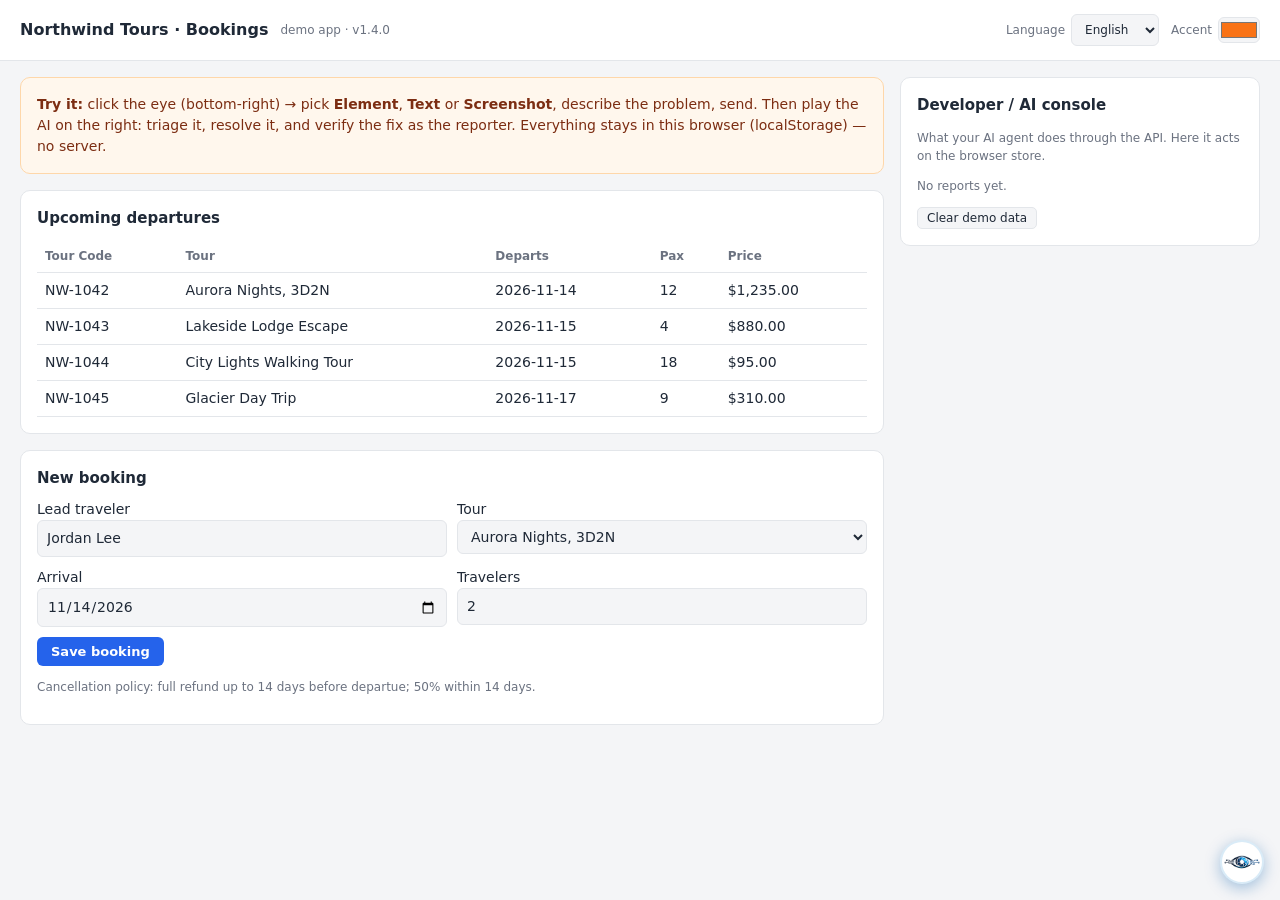
<file: core/demo/index.html>
<!doctype html>
<html lang="en">
<head>
<meta charset="utf-8">
<meta name="viewport" content="width=device-width, initial-scale=1">
<title>Eye for AI — live demo</title>
<link rel="stylesheet" href="../eye-for-ai.css">
<style>
    :root { --bg: #f4f5f7; --card: #fff; --line: #e3e6ea; --ink: #1f2937; --soft: #6b7280; }
    @media (prefers-color-scheme: dark) { :root { --bg: #15181c; --card: #1f2329; --line: #30353d; --ink: #e5e7eb; --soft: #9ca3af; } }
    * { box-sizing: border-box; }
    body { margin: 0; background: var(--bg); color: var(--ink); font: 14px/1.5 system-ui, -apple-system, "Segoe UI", sans-serif; }
    header { display: flex; align-items: center; gap: 12px; padding: 14px 20px; background: var(--card); border-bottom: 1px solid var(--line); flex-wrap: wrap; }
    header h1 { font-size: 16px; margin: 0; }
    header .sp { flex: 1; }
    header label { color: var(--soft); font-size: 12px; display: inline-flex; gap: 6px; align-items: center; }
    main { display: grid; grid-template-columns: minmax(0, 1fr) 360px; gap: 16px; padding: 16px 20px; max-width: 1280px; margin: 0 auto; }
    .card { background: var(--card); border: 1px solid var(--line); border-radius: 10px; padding: 16px; margin-bottom: 16px; }
    .card h2 { margin: 0 0 10px; font-size: 15px; }
    table { width: 100%; border-collapse: collapse; }
    th, td { text-align: left; padding: 7px 8px; border-bottom: 1px solid var(--line); }
    th { color: var(--soft); font-weight: 600; font-size: 12px; }
    .price { font-variant-numeric: tabular-nums; }
    form { display: grid; grid-template-columns: 1fr 1fr; gap: 10px; }
    input, select { width: 100%; padding: 7px 9px; border: 1px solid var(--line); border-radius: 6px; background: var(--bg); color: var(--ink); font: inherit; }
    .btn { padding: 7px 14px; border: 0; border-radius: 6px; background: #2563eb; color: #fff; font: 600 13px system-ui; cursor: pointer; }
    .muted { color: var(--soft); font-size: 12px; }
    .console .row { border-bottom: 1px solid var(--line); padding: 8px 0; display: grid; gap: 4px; }
    .console .row:last-child { border-bottom: 0; }
    .console .acts { display: flex; gap: 6px; flex-wrap: wrap; }
    .console button { padding: 3px 9px; border: 1px solid var(--line); border-radius: 5px; background: var(--bg); color: var(--ink); font: 12px system-ui; cursor: pointer; }
    .tip { background: #fff7ed; border-color: #fed7aa; color: #7c2d12; }
    @media (prefers-color-scheme: dark) { .tip { background: #2a1d12; border-color: #7c2d12; color: #fed7aa; } }
    @media (max-width: 900px) { main { grid-template-columns: minmax(0, 1fr); } form { grid-template-columns: 1fr; } }
</style>
</head>
<body>
<header>
    <h1>Northwind Tours · Bookings</h1>
    <span class="muted">demo app · v1.4.0</span>
    <span class="sp"></span>
    <label>Language <select id="lang"><option value="en">English</option><option value="zh-CN">简体中文</option></select></label>
    <label>Accent <input id="accent" type="color" value="#f97316" style="width:42px;padding:0;height:26px"></label>
</header>

<main>
    <div>
        <div class="card tip">
            <b>Try it:</b> click the eye (bottom-right) → pick <b>Element</b>, <b>Text</b> or <b>Screenshot</b>, describe the problem, send.
            Then play the AI on the right: triage it, resolve it, and verify the fix as the reporter.
            Everything stays in this browser (localStorage) — no server.
        </div>

        <div class="card">
            <h2>Upcoming departures</h2>
            <table>
                <thead><tr><th>Tour Code</th><th>Tour</th><th>Departs</th><th>Pax</th><th class="price">Price</th></tr></thead>
                <tbody>
                    <tr><td>NW-1042</td><td>Aurora Nights, 3D2N</td><td>2026-11-14</td><td>12</td><td class="price">$1,235.00</td></tr>
                    <tr><td>NW-1043</td><td>Lakeside Lodge Escape</td><td>2026-11-15</td><td>4</td><td class="price">$880.00</td></tr>
                    <tr><td>NW-1044</td><td>City Lights Walking Tour</td><td>2026-11-15</td><td>18</td><td class="price">$95.00</td></tr>
                    <tr><td>NW-1045</td><td>Glacier Day Trip</td><td>2026-11-17</td><td>9</td><td class="price">$310.00</td></tr>
                </tbody>
            </table>
        </div>

        <div class="card">
            <h2>New booking</h2>
            <form onsubmit="return false">
                <label>Lead traveler<input value="Jordan Lee"></label>
                <label>Tour<select><option>Aurora Nights, 3D2N</option><option>Glacier Day Trip</option></select></label>
                <label>Arrival<input type="date" value="2026-11-14"></label>
                <label>Travelers<input type="number" value="2"></label>
                <div><button class="btn">Save booking</button></div>
            </form>
            <p class="muted">Cancellation policy: full refund up to 14 days before departue; 50% within 14 days.</p>
        </div>
    </div>

    <aside>
        <div class="card console">
            <h2>Developer / AI console</h2>
            <p class="muted">What your AI agent does through the API. Here it acts on the browser store.</p>
            <div id="console"></div>
            <div class="acts" style="margin-top:8px"><button id="reset">Clear demo data</button></div>
        </div>
    </aside>
</main>

<script src="../vendor/html2canvas.min.js" defer></script>
<script src="../eye-for-ai-annotate.js" defer></script>
<script src="../eye-for-ai-capture.js" defer></script>
<script src="../adapters/local.js" defer></script>
<script src="../eye-for-ai.js" defer></script>
<script>
document.addEventListener('DOMContentLoaded', function () {
    var lang = localStorage.getItem('efa-demo-lang') || 'en';
    var accent = localStorage.getItem('efa-demo-accent') || '#f97316';
    document.getElementById('lang').value = lang;
    document.getElementById('accent').value = accent;

    function start() {
        EyeForAI.destroy();
        EyeForAI.init({
            adapter: EyeForAILocal.adapter({ user: { id: 'demo', name: 'Demo user' } }),
            assetsUrl: '../',
            scope: { id: 'bookings', label: 'Bookings', version: '1.4.0' },
            locale: lang,
            theme: { accent: accent },
            onEvent: function () { renderConsole(); }
        });
    }

    function esc(v) { var d = document.createElement('div'); d.textContent = v == null ? '' : v; return d.innerHTML; }

    function renderConsole() {
        var box = document.getElementById('console');
        var items = EyeForAILocal.all().slice().reverse();
        box.innerHTML = items.length ? items.map(function (b) {
            return '<div class="row"><div><b>' + esc(b.key) + '</b> ' + esc(b.priority) + ' · ' + esc(b.title) + '</div>' +
                '<div class="muted">' + esc(b.status) + (b.resolution ? ' · ' + esc(b.resolution) : '') + ' · ' + esc(b.capture_type) + '</div>' +
                '<div class="acts">' +
                (b.status === 'new' ? '<button data-id="' + b.id + '" data-act="triage">Triage</button>' : '') +
                (b.status === 'new' || b.status === 'triaged' ? '<button data-id="' + b.id + '" data-act="work">Start work</button>' : '') +
                (b.status !== 'resolved' && b.status !== 'closed' ? '<button data-id="' + b.id + '" data-act="resolve">Resolve with AI note</button>' : '') +
                '</div></div>';
        }).join('') : '<p class="muted">No reports yet.</p>';
    }

    document.getElementById('console').addEventListener('click', function (e) {
        var btn = e.target.closest('button[data-act]');
        if (!btn) return;
        var id = btn.dataset.id;
        if (btn.dataset.act === 'triage') EyeForAILocal.act(id, { status: 'triaged', note: 'Confirmed on the bookings page.' });
        if (btn.dataset.act === 'work') EyeForAILocal.act(id, { status: 'in_progress' });
        if (btn.dataset.act === 'resolve') EyeForAILocal.act(id, {
            status: 'resolved', resolution: 'fixed', fix_version: '1.4.1',
            ai_analysis: 'The reported element is rendered by the bookings template; the issue reproduces at the captured viewport.',
            ai_solution: 'Patched the template and added a regression check. Please verify on the page.',
            note: 'Fixed in v1.4.1'
        });
        renderConsole();
        EyeForAI.reload();
    });
    document.getElementById('reset').addEventListener('click', function () { EyeForAILocal.clear(); renderConsole(); EyeForAI.reload(); });
    document.getElementById('lang').addEventListener('change', function (e) { lang = e.target.value; localStorage.setItem('efa-demo-lang', lang); start(); });
    document.getElementById('accent').addEventListener('input', function (e) { accent = e.target.value; localStorage.setItem('efa-demo-accent', accent); start(); });

    start();
    renderConsole();
});
</script>
</body>
</html>
</file>
<file: core/eye-for-ai.css>
/* Eye for AI Core 2.0 — widget styles.
   Theme it with custom properties (or EyeForAI.init({ theme: { accent } })):
     --efa-accent      brand colour: tool bar, buttons, focus, highlights
     --efa-bar-bg      tool bar only (defaults to the accent)
     --efa-launch-bg   the disc behind the eye logo
     --efa-offset-x/y  default launcher distance from the bottom-right corner
   Everything else follows light / dark automatically. All classes are prefixed efa-. */

:root {
    --efa-accent: #f97316;
    --efa-on-accent: #fff;
    --efa-accent-bg: rgba(249, 115, 22, .12);
    --efa-bar-shadow: 0 4px 14px rgba(249, 115, 22, .35);
    --efa-focus-ring: 0 0 0 3px rgba(249, 115, 22, .25);
    --efa-launch-bg: #fff;
    --efa-offset-x: 16px;
    --efa-offset-y: 16px;

    --efa-bad: #dc2626;
    --efa-warn: #d97706;
    --efa-info: #2563eb;
    --efa-ok: #16a34a;
    --efa-muted: #6b7280;

    --efa-text: #1f2937;
    --efa-text-strong: #111827;
    --efa-bg-card: #fff;
    --efa-bg-elev: #f6f7f9;
    --efa-border: #d9dde3;
    --efa-border-soft: #eceef1;
    --efa-shadow-sm: 0 1px 3px rgba(0, 0, 0, .15);
    --efa-shadow: 0 6px 24px rgba(0, 0, 0, .14);
    --efa-shadow-strong: 0 12px 40px rgba(0, 0, 0, .22);

    --efa-radius-sm: 5px;
    --efa-radius-md: 8px;
    --efa-radius-lg: 12px;
    --efa-radius-pill: 999px;
    --efa-font-sans: system-ui, -apple-system, "Segoe UI", Roboto, "PingFang SC", "Microsoft YaHei", sans-serif;
    --efa-font-mono: ui-monospace, SFMono-Regular, Menlo, Consolas, monospace;
}
@media (prefers-color-scheme: dark) {
    :root:not([data-efa-theme="light"]) {
        --efa-text: #e5e7eb;
        --efa-text-strong: #f9fafb;
        --efa-bg-card: #1f2329;
        --efa-bg-elev: #282d34;
        --efa-border: #3a4049;
        --efa-border-soft: #30353d;
        --efa-muted: #9ca3af;
        --efa-shadow: 0 6px 24px rgba(0, 0, 0, .5);
        --efa-shadow-strong: 0 12px 40px rgba(0, 0, 0, .6);
    }
}
:root[data-efa-theme="dark"] {
    --efa-text: #e5e7eb;
    --efa-text-strong: #f9fafb;
    --efa-bg-card: #1f2329;
    --efa-bg-elev: #282d34;
    --efa-border: #3a4049;
    --efa-border-soft: #30353d;
    --efa-muted: #9ca3af;
}


.efa-root, .efa-root *, .efa-toast, .efa-marker { box-sizing: border-box; }
.efa-p-P1 { --efa-p: var(--efa-bad); }
.efa-p-P2 { --efa-p: var(--efa-warn); }
.efa-p-P3 { --efa-p: var(--efa-info); }
.efa-p-P4 { --efa-p: var(--efa-muted); }

/* ── Launcher + tool bar (bottom-right by default; draggable) ─────────────── */
.efa-root {
    position: fixed; right: var(--efa-offset-x); bottom: var(--efa-offset-y); z-index: 99990;
    display: flex; flex-direction: column; align-items: flex-end; gap: 8px;
    font-family: var(--efa-font-sans); font-size: 12.5px; color: var(--efa-text);
}
.efa-dock { display: flex; align-items: center; gap: 6px; }
.efa-launch {
    /* The eye logo is dark-on-transparent, so the disc stays light in both themes. */
    position: relative; width: 44px; height: 44px; border-radius: 50%; cursor: pointer;
    display: grid; place-items: center; padding: 0; touch-action: none; user-select: none;
    background: var(--efa-launch-bg); border: 2px solid rgba(0, 120, 200, .15);
    box-shadow: 0 4px 15px rgba(0, 90, 170, .35); transition: transform .15s, box-shadow .15s;
}
.efa-launch:hover, .efa-root.open .efa-launch { transform: scale(1.06); box-shadow: 0 6px 20px rgba(0, 90, 170, .5); border-color: rgba(0, 120, 200, .35); }
.efa-launch img { width: 36px; height: 36px; object-fit: contain; pointer-events: none; }
.efa-root.efa-dragging .efa-launch { cursor: grabbing; transform: scale(1.1); transition: none; }

/* Dragged elsewhere: open toward the roomier side (eye-for-ai.js place()). */
.efa-root.efa-left { align-items: flex-start; }
.efa-root.efa-left .efa-dock { flex-direction: row-reverse; }
.efa-root.efa-top { flex-direction: column-reverse; }
.efa-badge {
    position: absolute; top: -4px; right: -4px; min-width: 17px; height: 17px; padding: 0 4px;
    border-radius: 9px; background: var(--efa-bad); color: #fff; font: 700 10px/17px var(--efa-font-sans); text-align: center;
}
.efa-badge.verify { background: var(--efa-ok); }

.efa-bar {
    display: none; align-items: center; gap: 2px; padding: 3px;
    background: var(--efa-bar-bg, var(--efa-accent)); border: 1px solid rgba(0, 0, 0, .12); border-radius: var(--efa-radius-pill);
    box-shadow: var(--efa-bar-shadow);
}
.efa-root.open .efa-bar { display: flex; }
.efa-scope { padding: 0 8px; font: 700 11px/1 var(--efa-font-mono); color: rgba(255, 255, 255, .85); white-space: nowrap; }
.efa-tool {
    display: inline-flex; align-items: center; gap: 4px; height: 28px; padding: 0 10px; cursor: pointer;
    border: 0; border-radius: var(--efa-radius-pill); background: transparent; color: #fff;
    font: 600 12px/1 var(--efa-font-sans); white-space: nowrap;
}
.efa-tool svg { width: 16px; height: 16px; fill: currentColor; }
.efa-tool:not([data-tool=list]) { width: 30px; padding: 0; justify-content: center; }   /* icon only; name is in the tooltip */
.efa-tool:hover { background: rgba(255, 255, 255, .2); color: #fff; }
.efa-tool.on { background: #fff; color: var(--efa-bar-bg, var(--efa-accent)); }
.efa-tool .efa-n { font: 700 10.5px/1 var(--efa-font-mono); color: rgba(255, 255, 255, .9); }
.efa-tool.on .efa-n { color: inherit; }

/* ── Docked panel (compose / list / detail share it) ──────────────────────── */
.efa-panel {
    width: 380px; max-width: calc(100vw - 28px); max-height: min(72vh, 640px, var(--efa-room, 100vh));
    display: flex; flex-direction: column;
    background: var(--efa-bg-card); border: 1px solid var(--efa-border); border-radius: var(--efa-radius-lg);
    box-shadow: var(--efa-shadow-strong, var(--efa-shadow)); overflow: hidden;
}
.efa-panel[hidden] { display: none; }
.efa-panel-compose { width: 560px; }
.efa-panel-list    { width: 500px; }
.efa-panel-detail  { width: 940px; max-height: min(86vh, 900px, var(--efa-room, 100vh)); }
.efa-head {
    display: flex; align-items: center; gap: 8px; padding: 8px 10px 8px 12px;
    border-bottom: 1px solid var(--efa-border-soft); background: var(--efa-bg-elev);
}
.efa-head-title {
    flex: 1; min-width: 0; display: flex; align-items: center; gap: 8px;
    font-weight: 700; color: var(--efa-text-strong); white-space: nowrap; overflow: hidden; text-overflow: ellipsis;
}
.efa-head-name { flex: 1 1 auto; min-width: 60px; overflow: hidden; text-overflow: ellipsis; }
.efa-head-meta { flex: 0 1 auto; display: flex; align-items: center; gap: 10px; min-width: 0; overflow: hidden;
    font-weight: 400; font-size: 11.5px; color: var(--efa-muted); }
.efa-head-meta b { color: var(--efa-text); font-family: var(--efa-font-mono); }
.efa-mono { font-family: var(--efa-font-mono); font-size: 11px; }
.efa-key { font: 700 11.5px/1 var(--efa-font-mono); color: var(--efa-text-strong); white-space: nowrap; }
.efa-head-title small { font-weight: 400; color: var(--efa-muted); font-family: var(--efa-font-mono); font-size: 11px; }
.efa-x, .efa-back {
    width: 24px; height: 24px; border: 0; border-radius: var(--efa-radius-sm); background: transparent;
    color: var(--efa-muted); cursor: pointer; font-size: 17px; line-height: 24px; padding: 0;
}
.efa-x:hover, .efa-back:hover { background: var(--efa-bg-card); color: var(--efa-text); }
.efa-body { padding: 10px 12px; overflow-y: auto; display: flex; flex-direction: column; gap: 8px; }
.efa-foot { display: flex; align-items: center; gap: 6px; padding: 8px 12px; border-top: 1px solid var(--efa-border-soft); flex-wrap: wrap; }
.efa-foot .efa-hint { margin-right: auto; }
.efa-hint { font-size: 11px; color: var(--efa-muted); }

.efa-ctx {
    font-size: 11.5px; color: var(--efa-muted); white-space: nowrap; overflow: hidden; text-overflow: ellipsis;
    padding: 4px 8px; background: var(--efa-bg-elev); border-radius: var(--efa-radius-sm);
}
.efa-ctx code { font-size: 11px; color: var(--efa-text); }
.efa-panel textarea {
    width: 100%; min-height: 130px; resize: vertical; padding: 7px 9px;
    font: 13px/1.45 var(--efa-font-sans); color: var(--efa-text);
    background: var(--efa-bg-elev); border: 1px solid var(--efa-border); border-radius: var(--efa-radius-sm);
}
.efa-panel textarea:focus { outline: none; border-color: var(--efa-accent); box-shadow: var(--efa-focus-ring); }

.efa-row { display: flex; align-items: center; gap: 10px; flex-wrap: wrap; }
.efa-seg { display: inline-flex; border: 1px solid var(--efa-border); border-radius: var(--efa-radius-sm); overflow: hidden; }
.efa-seg button {
    height: 24px; padding: 0 9px; border: 0; border-right: 1px solid var(--efa-border); cursor: pointer;
    background: transparent; color: var(--efa-muted); font: 600 11.5px/24px var(--efa-font-sans);
}
.efa-seg button:last-child { border-right: 0; }
.efa-seg button:hover { color: var(--efa-text); background: var(--efa-bg-elev); }
.efa-seg button.on { background: var(--efa-accent); color: var(--efa-on-accent); }
.efa-seg.efa-prio button { font-family: var(--efa-font-mono); color: var(--efa-p); }
.efa-seg.efa-prio button.on { background: var(--efa-p); color: #fff; }

.efa-shots { display: flex; flex-wrap: wrap; gap: 6px; align-items: center; }
.efa-thumb {
    position: relative; width: 72px; height: 50px; border: 1px solid var(--efa-border); border-radius: var(--efa-radius-sm);
    overflow: hidden; cursor: zoom-in; background: var(--efa-bg-elev);
}
.efa-thumb img { width: 100%; height: 100%; object-fit: cover; object-position: top left; display: block; }
.efa-thumb:hover { border-color: var(--efa-accent); }
.efa-thumb-x {
    position: absolute; top: 2px; right: 2px; width: 16px; height: 16px; padding: 0; border: 0; border-radius: 50%;
    background: rgba(0, 0, 0, .65); color: #fff; font-size: 12px; line-height: 16px; cursor: pointer;
}
.efa-add {
    height: 50px; padding: 0 10px; cursor: pointer; border: 1px dashed var(--efa-border); border-radius: var(--efa-radius-sm);
    background: transparent; color: var(--efa-muted); font: 600 11.5px var(--efa-font-sans);
}
.efa-add:hover { border-color: var(--efa-accent); color: var(--efa-accent); }

.efa-btn {
    display: inline-flex; align-items: center; gap: 4px; height: 26px; padding: 0 10px; cursor: pointer;
    border: 1px solid var(--efa-border); border-radius: var(--efa-radius-sm); background: var(--efa-bg-elev);
    color: var(--efa-text); font: 600 12px/1 var(--efa-font-sans); text-decoration: none; white-space: nowrap;
}
.efa-btn:hover { border-color: var(--efa-accent); color: var(--efa-accent); text-decoration: none; }
.efa-btn.primary { background: var(--efa-accent); border-color: var(--efa-accent); color: var(--efa-on-accent); }
.efa-btn.primary:hover { filter: brightness(1.06); color: var(--efa-on-accent); }
.efa-btn.danger { color: var(--efa-bad); }
.efa-btn.danger:hover { border-color: var(--efa-bad); }
.efa-btn:disabled { opacity: .55; cursor: wait; }

/* list rows */
.efa-list { display: flex; flex-direction: column; margin: -4px -12px; }
.efa-item {
    display: flex; align-items: center; gap: 7px; padding: 6px 12px; cursor: pointer;
    border-bottom: 1px solid var(--efa-border-soft);
}
.efa-item:last-child { border-bottom: 0; }
.efa-item:hover { background: var(--efa-bg-elev); }
.efa-item .efa-key { min-width: 34px; color: var(--efa-muted); }
.efa-item-title { flex: 1; min-width: 0; white-space: nowrap; overflow: hidden; text-overflow: ellipsis; }
.efa-item.done .efa-item-title { color: var(--efa-muted); }
.efa-empty { padding: 14px 0; text-align: center; color: var(--efa-muted); }

/* P1–P4 all the same shape: solid colour + white text (one style, colour = urgency). */
.efa-p {
    display: inline-block; min-width: 24px; padding: 0 4px; border-radius: var(--efa-radius-sm); text-align: center;
    font: 700 10.5px/17px var(--efa-font-mono); color: #fff; background: var(--efa-p);
}
.efa-st { font-size: 11px; color: var(--efa-muted); white-space: nowrap; }
.efa-st.s-new { color: var(--efa-warn); }
.efa-st.s-triaged { color: var(--efa-info); }
.efa-st.s-in_progress { color: var(--efa-accent); }
.efa-st.s-resolved { color: var(--efa-ok); }

.efa-shot-ico {
    display: inline-flex; align-items: center; gap: 2px; height: 20px; padding: 0 4px; cursor: zoom-in;
    border: 1px solid transparent; border-radius: var(--efa-radius-sm); background: transparent;
    color: var(--efa-muted); font: 600 10.5px/1 var(--efa-font-mono);
}
.efa-shot-ico svg { width: 14px; height: 14px; fill: currentColor; }
.efa-shot-ico:hover { color: var(--efa-accent); border-color: var(--efa-accent); }

/* detail: left = description + timeline + comment, right = pictures + captured log */
.efa-title { font-weight: 700; color: var(--efa-text-strong); line-height: 1.35; }
.efa-meta { font-size: 11px; color: var(--efa-muted); }
.efa-desc { line-height: 1.55; font-size: 13px; white-space: normal; }
.efa-cols { display: grid; grid-template-columns: minmax(0, 1.1fr) minmax(0, 1fr); gap: 14px; align-items: start; }
.efa-cols.one { grid-template-columns: minmax(0, 1fr); }
.efa-col { display: flex; flex-direction: column; gap: 10px; min-width: 0; }
.efa-side { position: sticky; top: 0; }
.efa-panel .efa-note { min-height: 96px; }
.efa-log { display: grid; grid-template-columns: 64px minmax(0, 1fr); gap: 3px 10px; margin: 0; font-size: 11.5px;
    padding: 8px 10px; background: var(--efa-bg-elev); border-radius: var(--efa-radius-sm); }
.efa-log dt { color: var(--efa-muted); }
.efa-log dd { margin: 0; word-break: break-word; }
.efa-log code { font-size: 11px; padding: 0; background: none; }
.efa-ok { color: var(--efa-ok); }
.efa-warn { color: var(--efa-warn); }
.efa-box { padding: 7px 9px; border-left: 3px solid var(--efa-accent); background: var(--efa-bg-elev); border-radius: var(--efa-radius-sm); font-size: 12px; }
.efa-box b { display: block; font-size: 10.5px; text-transform: uppercase; letter-spacing: .4px; color: var(--efa-accent); margin: 2px 0; }
.efa-box.verify { border-left-color: var(--efa-warn); }
.efa-gallery { display: grid; grid-template-columns: repeat(2, minmax(0, 1fr)); gap: 6px; }
.efa-shot { display: block; padding: 0; cursor: zoom-in; border: 1px solid var(--efa-border); border-radius: var(--efa-radius-sm);
    background: var(--efa-bg-elev); overflow: hidden; }
.efa-shot:hover { border-color: var(--efa-accent); }
.efa-shot img { display: block; width: 100%; height: 120px; object-fit: cover; object-position: top left; }
.efa-shot:only-child { grid-column: 1 / -1; }
.efa-shot:only-child img { height: auto; max-height: 300px; object-fit: contain; }
.efa-tl { font-size: 11.5px; border-top: 1px solid var(--efa-border-soft); padding-top: 6px; display: flex; flex-direction: column; gap: 3px; }
.efa-tl .efa-meta { margin-right: 6px; }
.efa-tl-what { color: var(--efa-text-strong); }

@media (max-width: 760px) {
    .efa-cols { grid-template-columns: minmax(0, 1fr); }
    .efa-head-meta { display: none; }
}

/* ── Page overlays ───────────────────────────────────────────────────────── */
.efa-marker {
    position: absolute; z-index: 99980; min-width: 20px; height: 20px; padding: 0 4px; border-radius: 10px; cursor: pointer;
    display: grid; place-items: center; font: 700 10.5px/1 var(--efa-font-sans); color: #fff;
    background: var(--efa-p); border: 2px solid var(--efa-bg-card); box-shadow: var(--efa-shadow-sm);
}
.efa-marker.done { opacity: .5; }
.efa-pick { position: fixed; inset: 0; z-index: 99985; cursor: crosshair; }
.efa-hl {
    position: absolute; z-index: 99984; pointer-events: none; display: none;
    outline: 2px solid var(--efa-accent); background: var(--efa-accent-bg); border-radius: 2px;
}
.efa-hl span {
    position: absolute; top: -20px; left: 0; padding: 1px 6px; border-radius: var(--efa-radius-sm);
    background: var(--efa-accent); color: var(--efa-on-accent); font: 600 10.5px/16px var(--efa-font-mono); white-space: nowrap;
}
/* Text tool on: text cursor everywhere, and selection allowed even where a page turned it off. */
.efa-picking-text body, .efa-picking-text body * { cursor: text !important; user-select: text !important; -webkit-user-select: text !important; }
.efa-picking-text .efa-root, .efa-picking-text .efa-root * { cursor: pointer !important; }
.efa-locate { outline: 3px solid var(--efa-accent) !important; outline-offset: 3px !important; transition: outline-color .3s; }

.efa-toast {
    position: fixed; left: 50%; bottom: 28px; transform: translateX(-50%); z-index: 100001; max-width: min(560px, 90vw);
    padding: 8px 14px; border-radius: var(--efa-radius-md); font: 12.5px/1.4 var(--efa-font-sans);
    background: var(--efa-bg-card); color: var(--efa-text); border: 1px solid var(--efa-border); box-shadow: var(--efa-shadow);
}
.efa-toast.success { border-color: var(--efa-ok); }
.efa-toast.error { border-color: var(--efa-bad); color: var(--efa-bad); }
.efa-toast.warning { border-color: var(--efa-warn); }

/* full-size screenshot viewer */
.efa-viewer {
    position: fixed; inset: 0; z-index: 100002; display: grid; place-items: center; padding: 48px 24px 24px;
    background: rgba(0, 0, 0, .85); cursor: zoom-out;
}
.efa-viewer img { max-width: 100%; max-height: calc(100vh - 72px); object-fit: contain; cursor: default;
    box-shadow: 0 8px 40px rgba(0, 0, 0, .5); background: #fff; }
.efa-viewer-bar {
    position: fixed; top: 10px; left: 50%; transform: translateX(-50%); display: flex; align-items: center; gap: 4px;
    padding: 4px 6px 4px 12px; border-radius: var(--efa-radius-pill); background: rgba(0, 0, 0, .7);
    color: #fff; font: 600 12px/1 var(--efa-font-sans); cursor: default;
}
.efa-viewer-bar span { margin-right: 6px; font-family: var(--efa-font-mono); }
.efa-viewer-bar button, .efa-viewer-bar a {
    width: 28px; height: 28px; display: grid; place-items: center; border: 0; border-radius: 50%; padding: 0;
    background: transparent; color: #fff; font-size: 18px; line-height: 1; cursor: pointer; text-decoration: none;
}
.efa-viewer-bar button:hover, .efa-viewer-bar a:hover { background: rgba(255, 255, 255, .18); }

/* region picker on the frozen frame (eye-for-ai-capture.js) */
.efa-region {
    position: fixed; inset: 0; z-index: 100000; cursor: crosshair;
    background-size: 100% 100%; background-repeat: no-repeat;
    outline: 3px solid var(--efa-accent); outline-offset: -3px;
}
.efa-region-hint {
    position: absolute; top: 12px; left: 50%; transform: translateX(-50%); padding: 6px 12px; border-radius: var(--efa-radius-pill);
    background: rgba(0, 0, 0, .75); color: #fff; font: 12px/1.3 var(--efa-font-sans); pointer-events: none; white-space: nowrap;
}
.efa-region-box { position: absolute; display: none; border: 2px solid var(--efa-accent); box-shadow: 0 0 0 100vmax rgba(0, 0, 0, .35); }

/* while a frame is grabbed, our own UI must not be in it */
.efa-capturing .efa-root, .efa-capturing .efa-marker, .efa-capturing .efa-toast { visibility: hidden !important; }
.efa-capturing-ui .efa-root, .efa-capturing-ui .efa-marker { visibility: hidden !important; }

/* ========================================
   Screenshot Editor - 截图编辑器
   ======================================== */
.efa-screenshot-overlay {
    position: fixed;
    top: 0;
    left: 0;
    width: 100%;
    height: 100%;
    background: rgba(0, 0, 0, 0.9);
    z-index: 99998;
    display: flex;
    flex-direction: column;
}

.efa-screenshot-toolbar {
    background: #1a1a2e;
    padding: 12px 20px;
    display: flex;
    justify-content: space-between;
    align-items: center;
}

.efa-screenshot-toolbar-left {
    display: flex;
    gap: 10px;
    flex: 1;
}

.efa-screenshot-toolbar-center {
    display: flex;
    justify-content: center;
    flex: 1;
}

.efa-screenshot-toolbar-right {
    display: flex;
    gap: 10px;
    flex: 1;
    justify-content: flex-end;
}

.efa-screenshot-btn {
    padding: 8px 16px;
    border: none;
    border-radius: 6px;
    cursor: pointer;
    font-size: 13px;
    display: flex;
    align-items: center;
    gap: 6px;
    transition: all 0.2s;
}

.efa-screenshot-btn-default {
    background: #2d2d44;
    color: #fff;
}

.efa-screenshot-btn-default:hover {
    background: #3d3d5c;
}

.efa-screenshot-btn-primary {
    background: #667eea;
    color: white;
}

.efa-screenshot-btn-primary:hover {
    background: #5a6fd6;
}

.efa-screenshot-btn-danger {
    background: #dc3545;
    color: white;
}

.efa-screenshot-btn-danger:hover {
    background: #c82333;
}

.efa-screenshot-canvas-container {
    flex: 1;
    display: flex;
    align-items: center;
    justify-content: center;
    overflow: auto;
    padding: 20px;
}

.efa-screenshot-canvas {
    max-width: 100%;
    max-height: 100%;
    border: 2px solid #333;
    cursor: crosshair;
}

.efa-screenshot-hint {
    position: absolute;
    bottom: 20px;
    left: 50%;
    transform: translateX(-50%);
    background: rgba(0, 0, 0, 0.7);
    color: #fff;
    padding: 10px 20px;
    border-radius: 8px;
    font-size: 13px;
}

/* Screenshot Tool Group */
.efa-ss-tool-group {
    display: flex;
    gap: 2px;
    background: rgba(255, 255, 255, 0.1);
    padding: 3px;
    border-radius: 5px;
}

.efa-ss-tool {
    width: 28px;
    height: 28px;
    padding: 0;
    display: flex;
    align-items: center;
    justify-content: center;
    background: transparent;
    border: none;
    border-radius: 4px;
    cursor: pointer;
    color: #fff;
    transition: all 0.2s;
}

.efa-ss-tool svg {
    width: 16px;
    height: 16px;
}

.efa-ss-tool:hover {
    background: rgba(255, 255, 255, 0.2);
}

.efa-ss-tool.active {
    background: #667eea;
    color: white;
}

.efa-ss-divider {
    width: 1px;
    height: 28px;
    background: rgba(255, 255, 255, 0.3);
    margin: 0 6px;
}

/* Screenshot Text Input */
.efa-ss-text-input-overlay {
    position: fixed;
    top: 0;
    left: 0;
    width: 100%;
    height: 100%;
    background: rgba(0, 0, 0, 0.5);
    z-index: 100000;
    display: flex;
    align-items: center;
    justify-content: center;
}

.efa-ss-text-input-box {
    background: white;
    padding: 20px;
    border-radius: 10px;
    box-shadow: 0 10px 40px rgba(0, 0, 0, 0.3);
    min-width: 300px;
}

.efa-ss-text-input-box input {
    width: 100%;
    padding: 10px 12px;
    border: 2px solid #ddd;
    border-radius: 6px;
    font-size: 14px;
    margin-bottom: 12px;
}

.efa-ss-text-input-box input:focus {
    outline: none;
    border-color: #667eea;
}

.efa-ss-text-input-btns {
    display: flex;
    justify-content: flex-end;
    gap: 8px;
}

.efa-ss-text-input-btns button {
    padding: 8px 16px;
    border: none;
    border-radius: 6px;
    cursor: pointer;
    font-size: 13px;
    transition: all 0.2s;
}

.efa-ss-text-cancel {
    background: #6c757d;
    color: white;
}

.efa-ss-text-cancel:hover {
    background: #5a6268;
}

.efa-ss-text-ok {
    background: #667eea;
    color: white;
}

.efa-ss-text-ok:hover {
    background: #5a6fd6;
}
</file>
